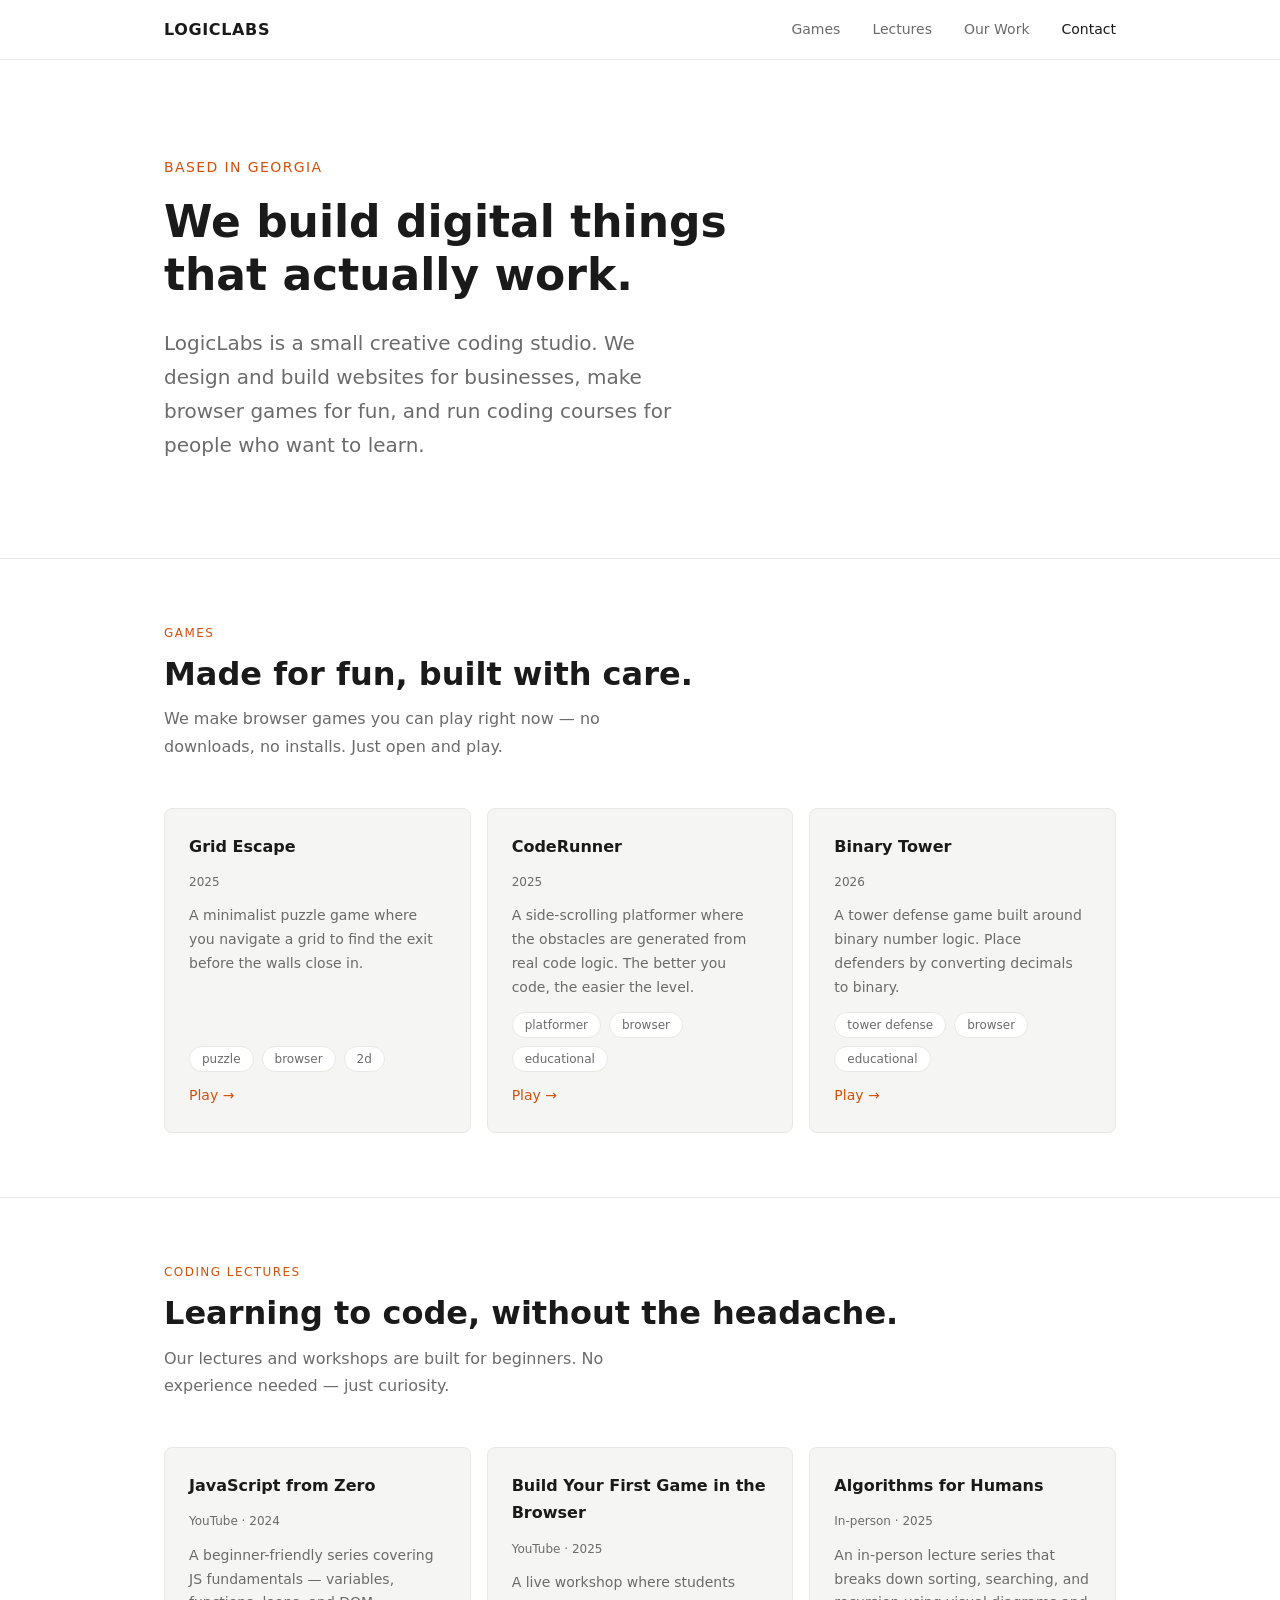
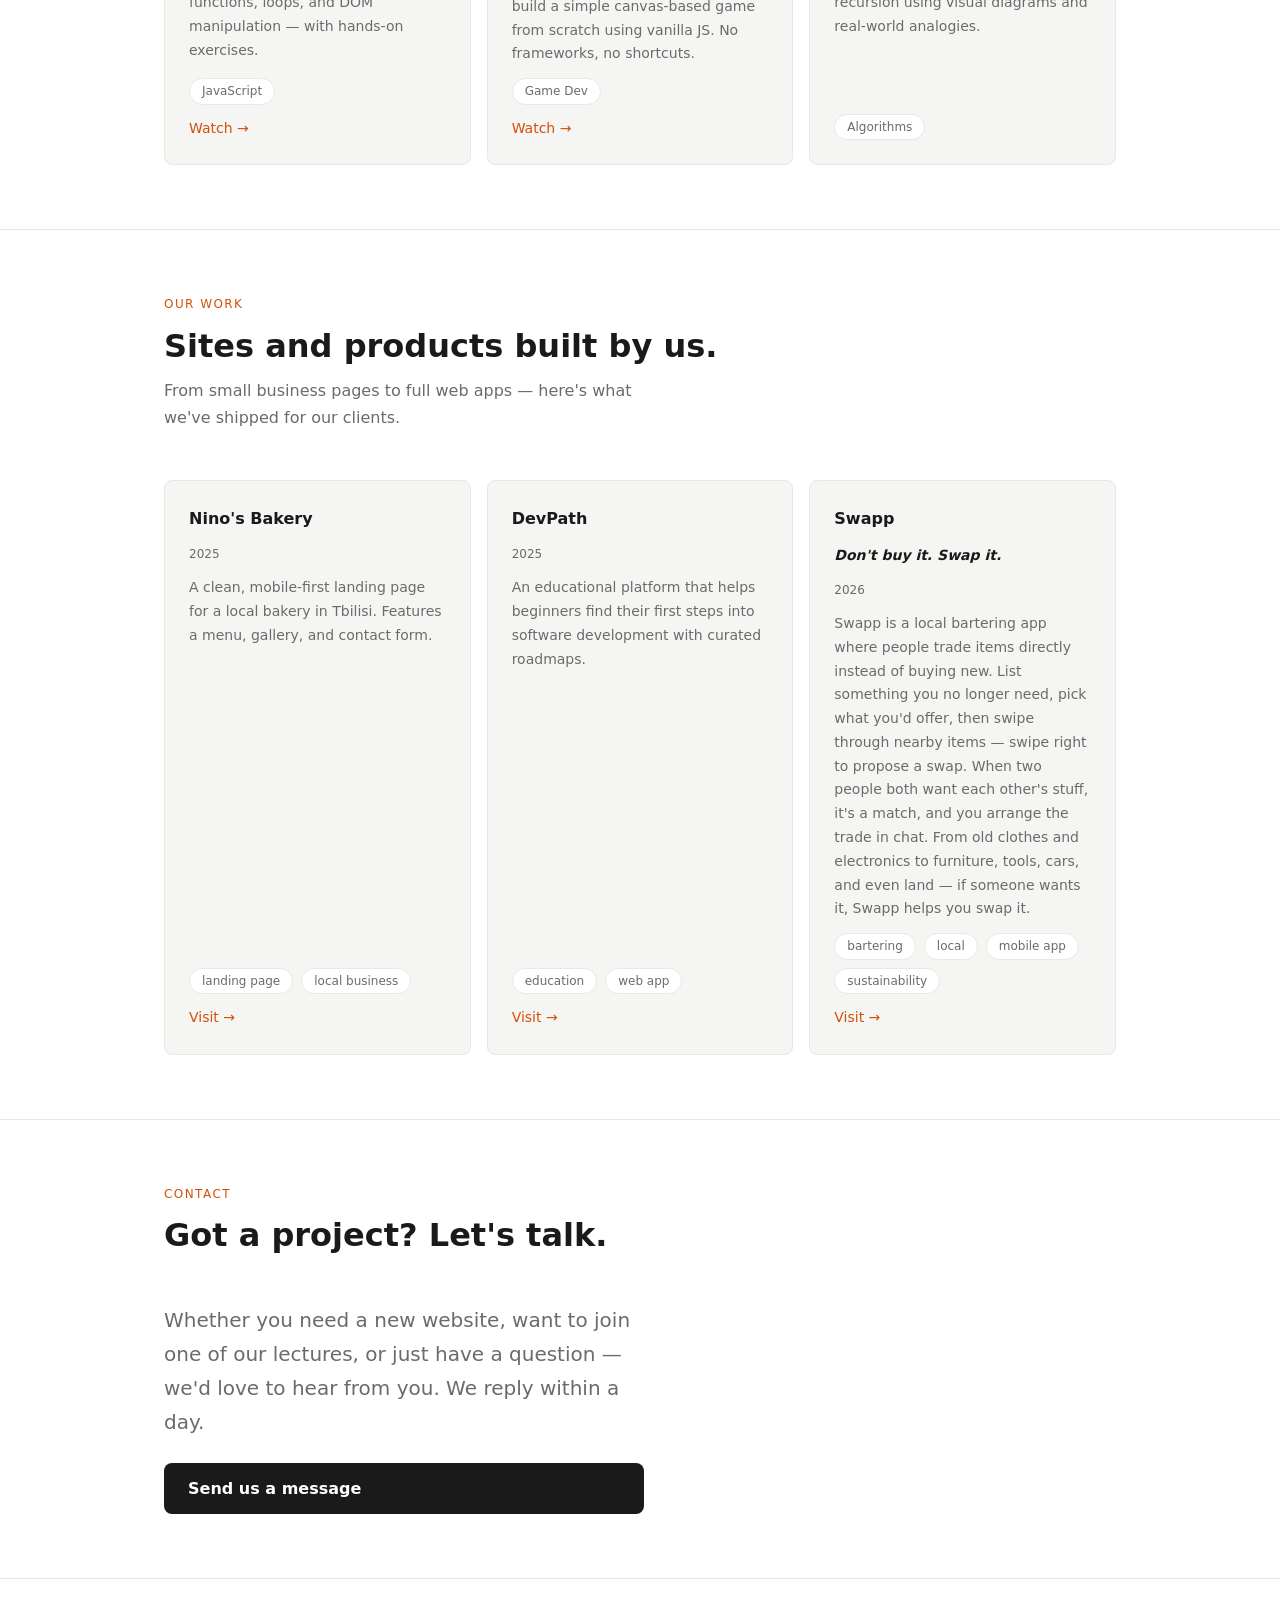
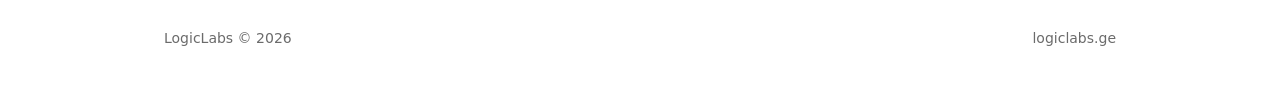
<file: index.html>
<!DOCTYPE html>
<html lang="en">
<head>
  <meta charset="UTF-8">
  <meta name="viewport" content="width=device-width, initial-scale=1.0">
  <title>LogicLabs — We build, teach, and play.</title>
  <meta name="description" content="LogicLabs is a Georgian coding studio. We build websites, create games, and teach people how to code.">
  <link rel="stylesheet" href="css/style.css">
</head>
<body>

  <header>
    <div class="container">
      <span class="logo">LogicLabs</span>
      <button class="nav-toggle" aria-label="Toggle menu" aria-expanded="false">
        <span></span><span></span><span></span>
      </button>
      <nav id="main-nav">
        <a href="#games">Games</a>
        <a href="#lectures">Lectures</a>
        <a href="#work">Our Work</a>
        <a href="#contact">Contact</a>
      </nav>
    </div>
  </header>

  <main>

    <section class="hero">
      <div class="container">
        <div class="hero-label">Based in Georgia</div>
        <h1>We build digital things that actually work.</h1>
        <p>LogicLabs is a small creative coding studio. We design and build websites for businesses, make browser games for fun, and run coding courses for people who want to learn.</p>
      </div>
    </section>

    <section id="games">
      <div class="container">
        <div class="section-header">
          <div class="section-label">Games</div>
          <h2>Made for fun, built with care.</h2>
          <p>We make browser games you can play right now — no downloads, no installs. Just open and play.</p>
        </div>
        <div class="grid" id="games-grid"></div>
      </div>
    </section>

    <section id="lectures">
      <div class="container">
        <div class="section-header">
          <div class="section-label">Coding Lectures</div>
          <h2>Learning to code, without the headache.</h2>
          <p>Our lectures and workshops are built for beginners. No experience needed — just curiosity.</p>
        </div>
        <div class="grid" id="lectures-grid"></div>
      </div>
    </section>

    <section id="work">
      <div class="container">
        <div class="section-header">
          <div class="section-label">Our Work</div>
          <h2>Sites and products built by us.</h2>
          <p>From small business pages to full web apps — here's what we've shipped for our clients.</p>
        </div>
        <div class="grid" id="sites-grid"></div>
      </div>
    </section>

    <section id="contact">
      <div class="container">
        <div class="section-header">
          <div class="section-label">Contact</div>
          <h2>Got a project? Let's talk.</h2>
        </div>
        <div class="contact-block">
          <p>Whether you need a new website, want to join one of our lectures, or just have a question — we'd love to hear from you. We reply within a day.</p>
          <a class="contact-link" href="mailto:hello@logiclabs.ge">Send us a message</a>
        </div>
      </div>
    </section>

  </main>

  <footer>
    <div class="container">
      <p>LogicLabs © <span id="year"></span></p>
      <p>logiclabs.ge</p>
    </div>
  </footer>

  <button class="back-to-top" id="back-to-top" aria-label="Back to top">↑</button>

  <script src="data/games.js"></script>
  <script src="data/lectures.js"></script>
  <script src="data/sites.js"></script>
  <script src="js/main.js"></script>
  <script>document.getElementById("year").textContent = new Date().getFullYear();</script>

</body>
</html>
</file>
<file: css/style.css>
@import "../data/tokens.css";

* {
  margin: 0;
  padding: 0;
  box-sizing: border-box;
}

html {
  scroll-behavior: smooth;
}

body {
  background: var(--color-bg);
  color: var(--color-text);
  font-family: var(--font-sans);
  font-size: var(--text-base);
  line-height: var(--leading-normal);
}

a {
  color: var(--color-accent);
  text-decoration: none;
  transition: color var(--transition);
}

a:hover {
  color: var(--color-accent-hover);
}

.container {
  max-width: var(--max-width);
  margin: 0 auto;
  padding: 0 var(--space-6);
}

/* ── Header ── */

header {
  border-bottom: 1px solid var(--color-border);
  padding: var(--space-4) 0;
  position: sticky;
  top: 0;
  background: var(--color-bg);
  z-index: 100;
}

header .container {
  display: flex;
  align-items: center;
  justify-content: space-between;
}

.logo {
  font-family: var(--font-sans);
  font-size: var(--text-base);
  font-weight: var(--weight-bold);
  color: var(--color-text);
  letter-spacing: 0.04em;
  text-transform: uppercase;
}

/* ── Nav ── */

nav {
  display: flex;
  gap: var(--space-8);
}

nav a {
  color: var(--color-text-muted);
  font-size: var(--text-sm);
  font-weight: var(--weight-medium);
  transition: color var(--transition);
}

nav a:hover,
nav a.active {
  color: var(--color-text);
}

/* ── Hamburger ── */

.nav-toggle {
  display: none;
  flex-direction: column;
  justify-content: center;
  gap: 5px;
  background: none;
  border: none;
  cursor: pointer;
  padding: var(--space-2);
}

.nav-toggle span {
  display: block;
  width: 22px;
  height: 2px;
  background: var(--color-text);
  transition: transform var(--transition), opacity var(--transition);
}

.nav-toggle.open span:nth-child(1) { transform: translateY(7px) rotate(45deg); }
.nav-toggle.open span:nth-child(2) { opacity: 0; }
.nav-toggle.open span:nth-child(3) { transform: translateY(-7px) rotate(-45deg); }

@media (max-width: 599px) {
  .nav-toggle {
    display: flex;
  }

  nav {
    display: none;
    position: absolute;
    top: 100%;
    left: 0;
    right: 0;
    background: var(--color-bg);
    border-bottom: 1px solid var(--color-border);
    flex-direction: column;
    gap: 0;
    padding: var(--space-2) 0;
  }

  nav.open {
    display: flex;
  }

  nav a {
    padding: var(--space-3) var(--space-6);
    font-size: var(--text-base);
  }
}

/* ── Hero ── */

.hero {
  padding: var(--space-24) 0;
  border-bottom: 1px solid var(--color-border);
}

.hero-label {
  font-size: var(--text-sm);
  font-weight: var(--weight-medium);
  color: var(--color-accent);
  text-transform: uppercase;
  letter-spacing: 0.1em;
  margin-bottom: var(--space-4);
}

.hero h1 {
  font-size: var(--text-3xl);
  font-weight: var(--weight-bold);
  line-height: var(--leading-tight);
  margin-bottom: var(--space-6);
  max-width: 620px;
}

.hero p {
  color: var(--color-text-muted);
  font-size: var(--text-lg);
  max-width: 520px;
  line-height: var(--leading-normal);
}

/* ── Sections ── */

section {
  padding: var(--space-16) 0;
  border-bottom: 1px solid var(--color-border);
}

.section-header {
  margin-bottom: var(--space-12);
}

.section-label {
  font-size: var(--text-xs);
  font-weight: var(--weight-medium);
  color: var(--color-accent);
  text-transform: uppercase;
  letter-spacing: 0.12em;
  margin-bottom: var(--space-3);
}

.section-header h2 {
  font-size: var(--text-2xl);
  font-weight: var(--weight-bold);
  line-height: var(--leading-tight);
  margin-bottom: var(--space-3);
}

.section-header p {
  color: var(--color-text-muted);
  font-size: var(--text-base);
  max-width: 480px;
}

/* ── Grid ── */

.grid {
  display: grid;
  grid-template-columns: 1fr;
  gap: var(--space-4);
}

@media (min-width: 600px) {
  .grid {
    grid-template-columns: repeat(2, 1fr);
  }
}

@media (min-width: 900px) {
  .grid {
    grid-template-columns: repeat(3, 1fr);
  }
}

/* ── Card ── */

.card {
  background: var(--color-surface);
  border: 1px solid var(--color-border);
  border-radius: var(--radius);
  padding: var(--space-6);
  display: flex;
  flex-direction: column;
  gap: var(--space-3);
  transition: border-color var(--transition);
}

.card:hover {
  border-color: #ccc;
}

.card-title {
  font-size: var(--text-base);
  font-weight: var(--weight-bold);
  color: var(--color-text);
}

.card-meta {
  font-size: var(--text-xs);
  color: var(--color-text-muted);
}

.card-tagline {
  font-size: var(--text-sm);
  font-weight: 600;
  font-style: italic;
  color: var(--color-text);
}

.card-desc {
  font-size: var(--text-sm);
  color: var(--color-text-muted);
  line-height: var(--leading-normal);
  flex: 1;
}

.tags {
  display: flex;
  flex-wrap: wrap;
  gap: var(--space-2);
}

.tag {
  font-size: var(--text-xs);
  color: var(--color-text-muted);
  background: var(--color-bg);
  border: 1px solid var(--color-border);
  border-radius: 100px;
  padding: 2px var(--space-3);
}

.card-link {
  font-size: var(--text-sm);
  font-weight: var(--weight-medium);
  color: var(--color-accent);
}

.card-link:hover {
  color: var(--color-accent-hover);
}

/* ── Empty state ── */

.empty-state {
  color: var(--color-text-muted);
  font-size: var(--text-sm);
}

/* ── Contact ── */

.contact-block {
  display: flex;
  flex-direction: column;
  gap: var(--space-6);
  max-width: 480px;
}

.contact-block p {
  color: var(--color-text-muted);
  font-size: var(--text-lg);
  line-height: var(--leading-normal);
}

.contact-link {
  display: inline-block;
  font-size: var(--text-base);
  font-weight: var(--weight-bold);
  color: var(--color-bg);
  background: var(--color-text);
  padding: var(--space-3) var(--space-6);
  border-radius: var(--radius);
  transition: background var(--transition);
}

.contact-link:hover {
  background: var(--color-accent);
  color: var(--color-bg);
}

/* ── Back to top ── */

.back-to-top {
  position: fixed;
  bottom: var(--space-6);
  right: var(--space-6);
  background: var(--color-text);
  color: var(--color-bg);
  border: none;
  border-radius: var(--radius);
  width: 40px;
  height: 40px;
  font-size: var(--text-base);
  cursor: pointer;
  opacity: 0;
  pointer-events: none;
  transition: opacity var(--transition), background var(--transition);
}

.back-to-top.visible {
  opacity: 1;
  pointer-events: auto;
}

.back-to-top:hover {
  background: var(--color-accent);
}

/* ── Footer ── */

footer {
  padding: var(--space-12) 0;
}

footer .container {
  display: flex;
  align-items: center;
  justify-content: space-between;
  flex-wrap: wrap;
  gap: var(--space-4);
}

footer p {
  font-size: var(--text-sm);
  color: var(--color-text-muted);
}
</file>
